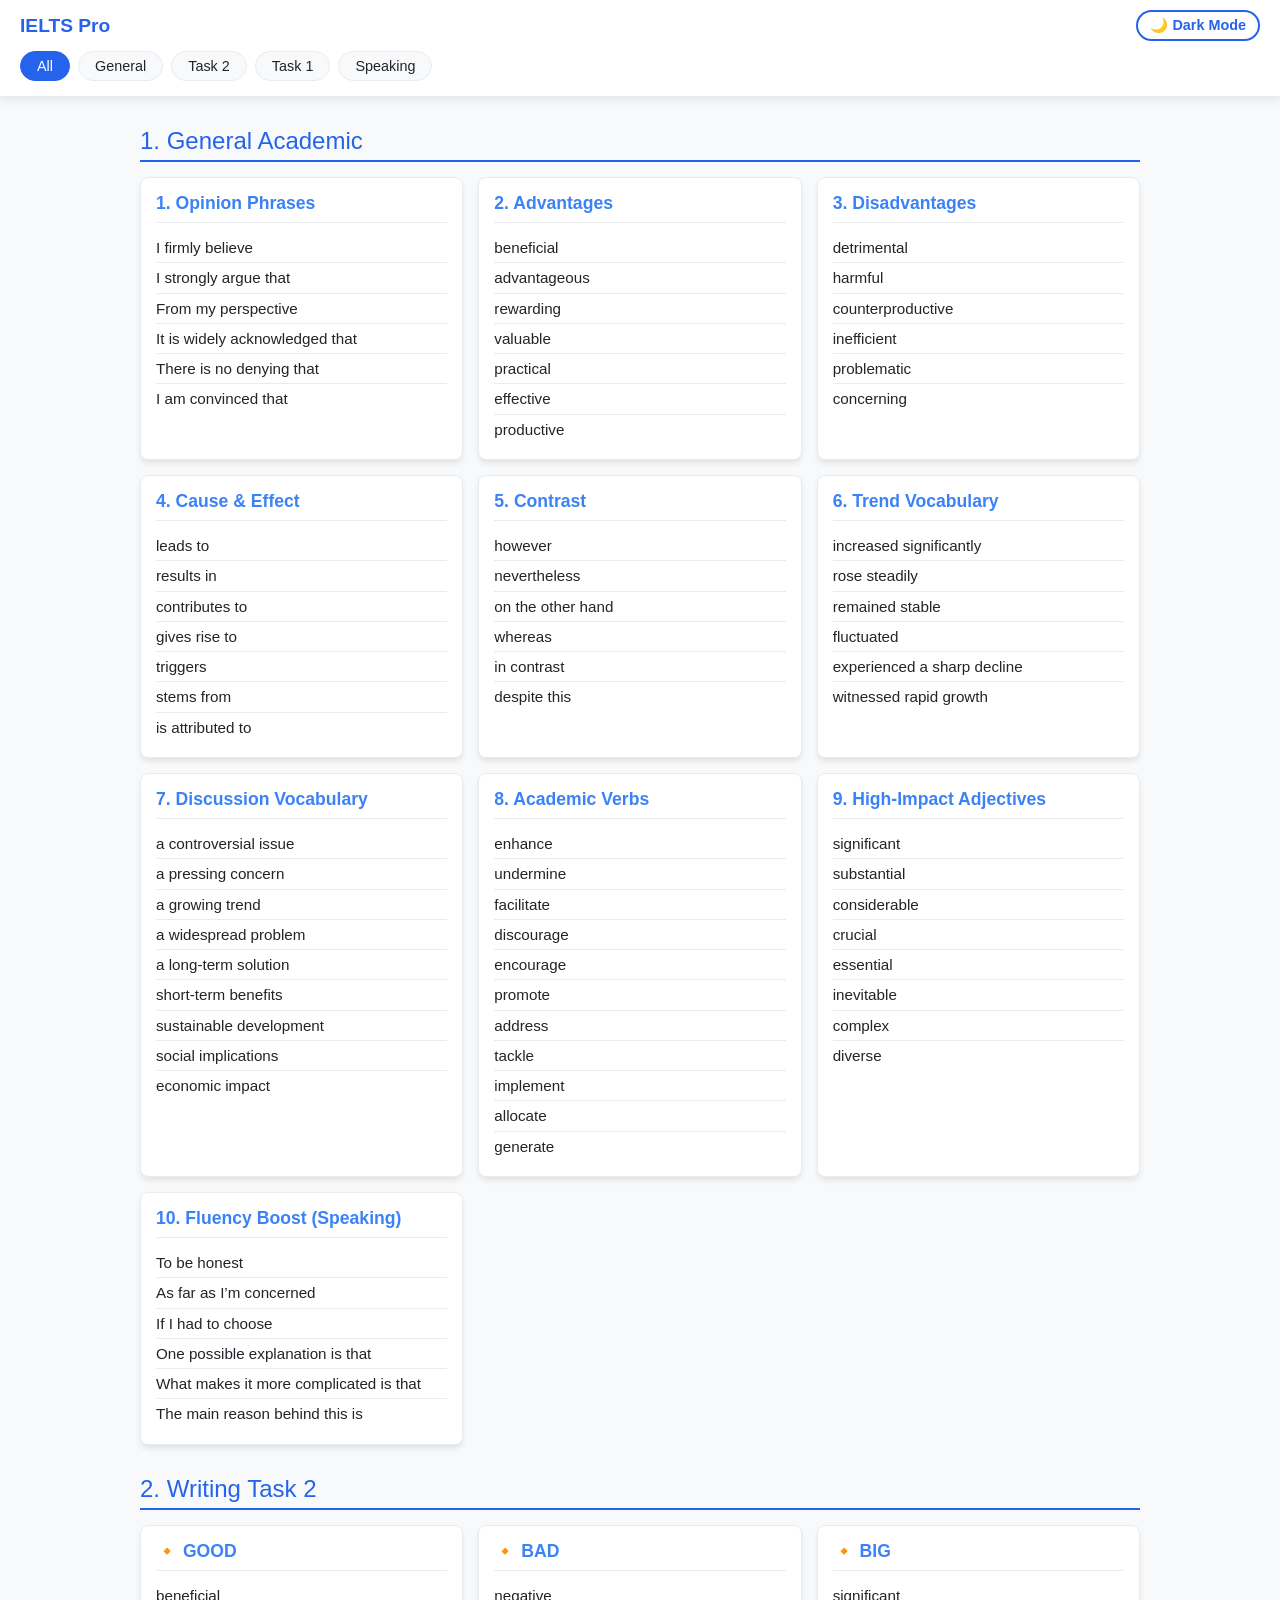
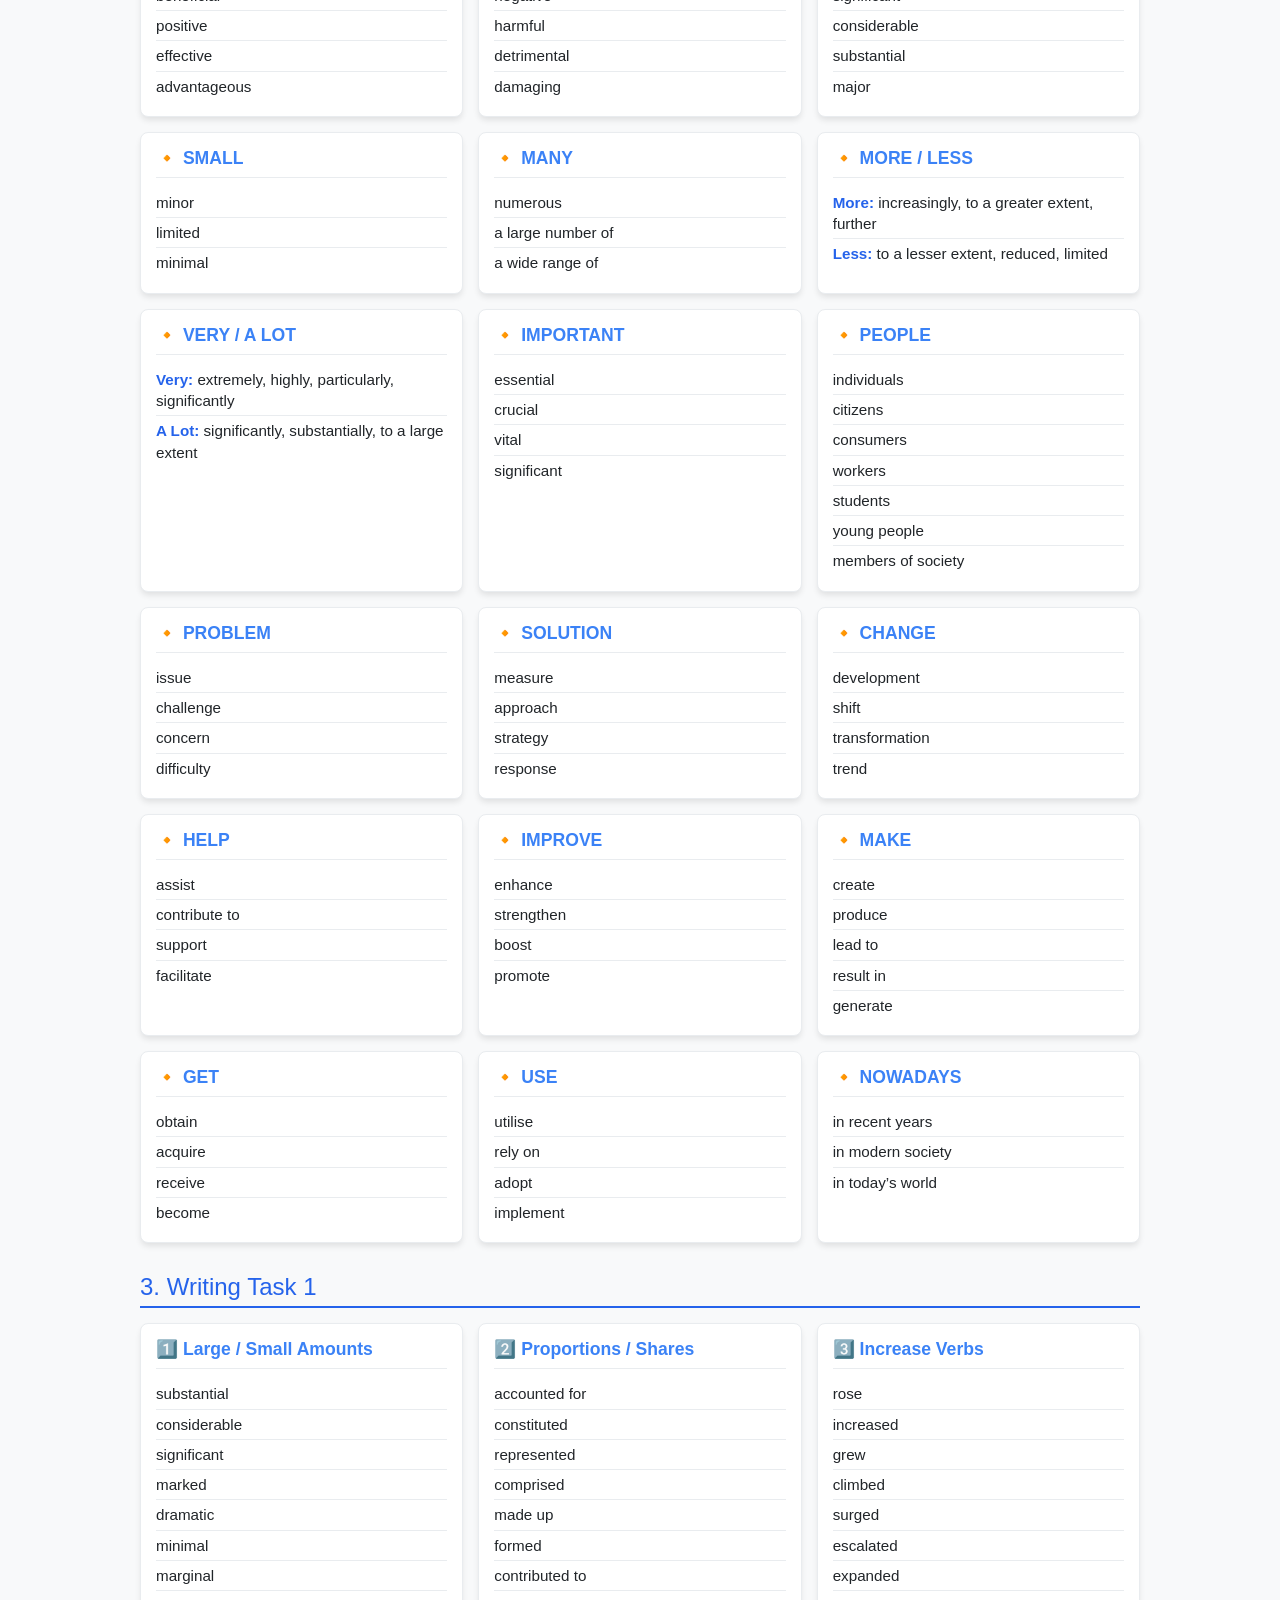
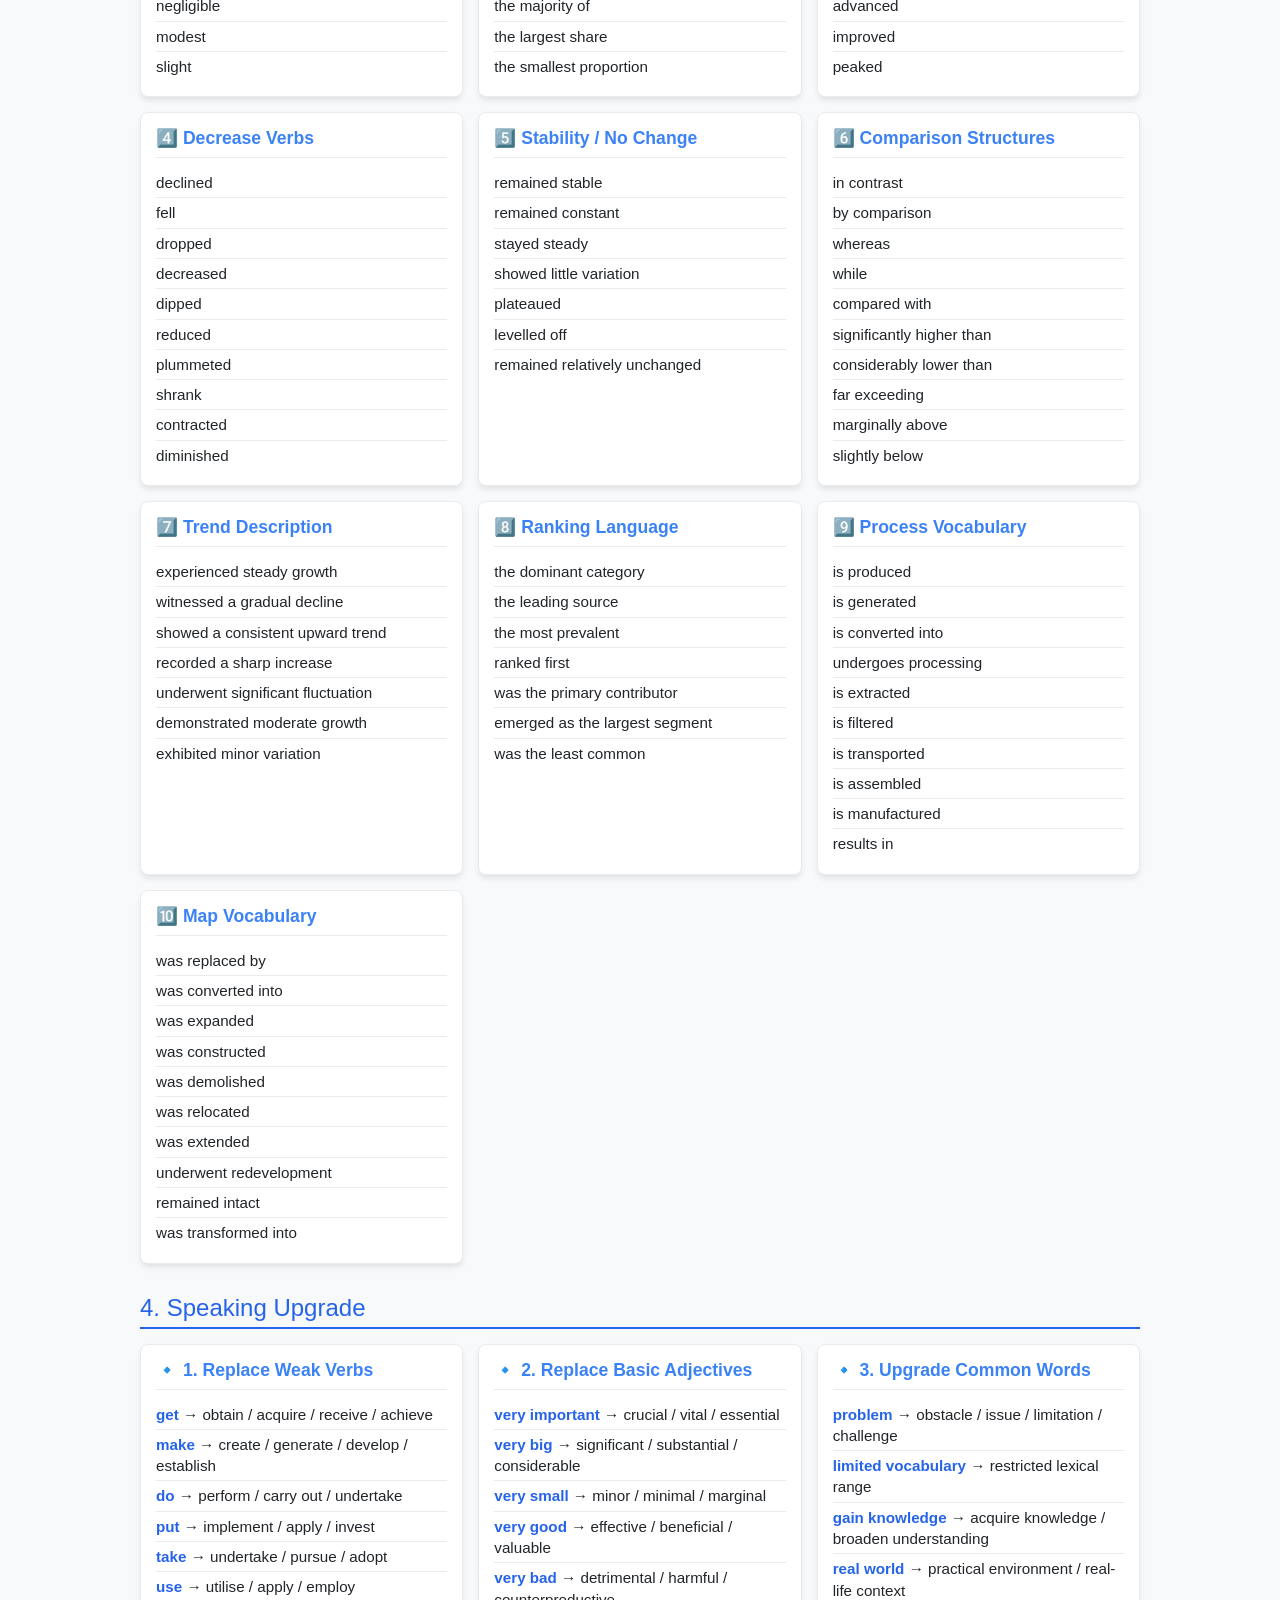
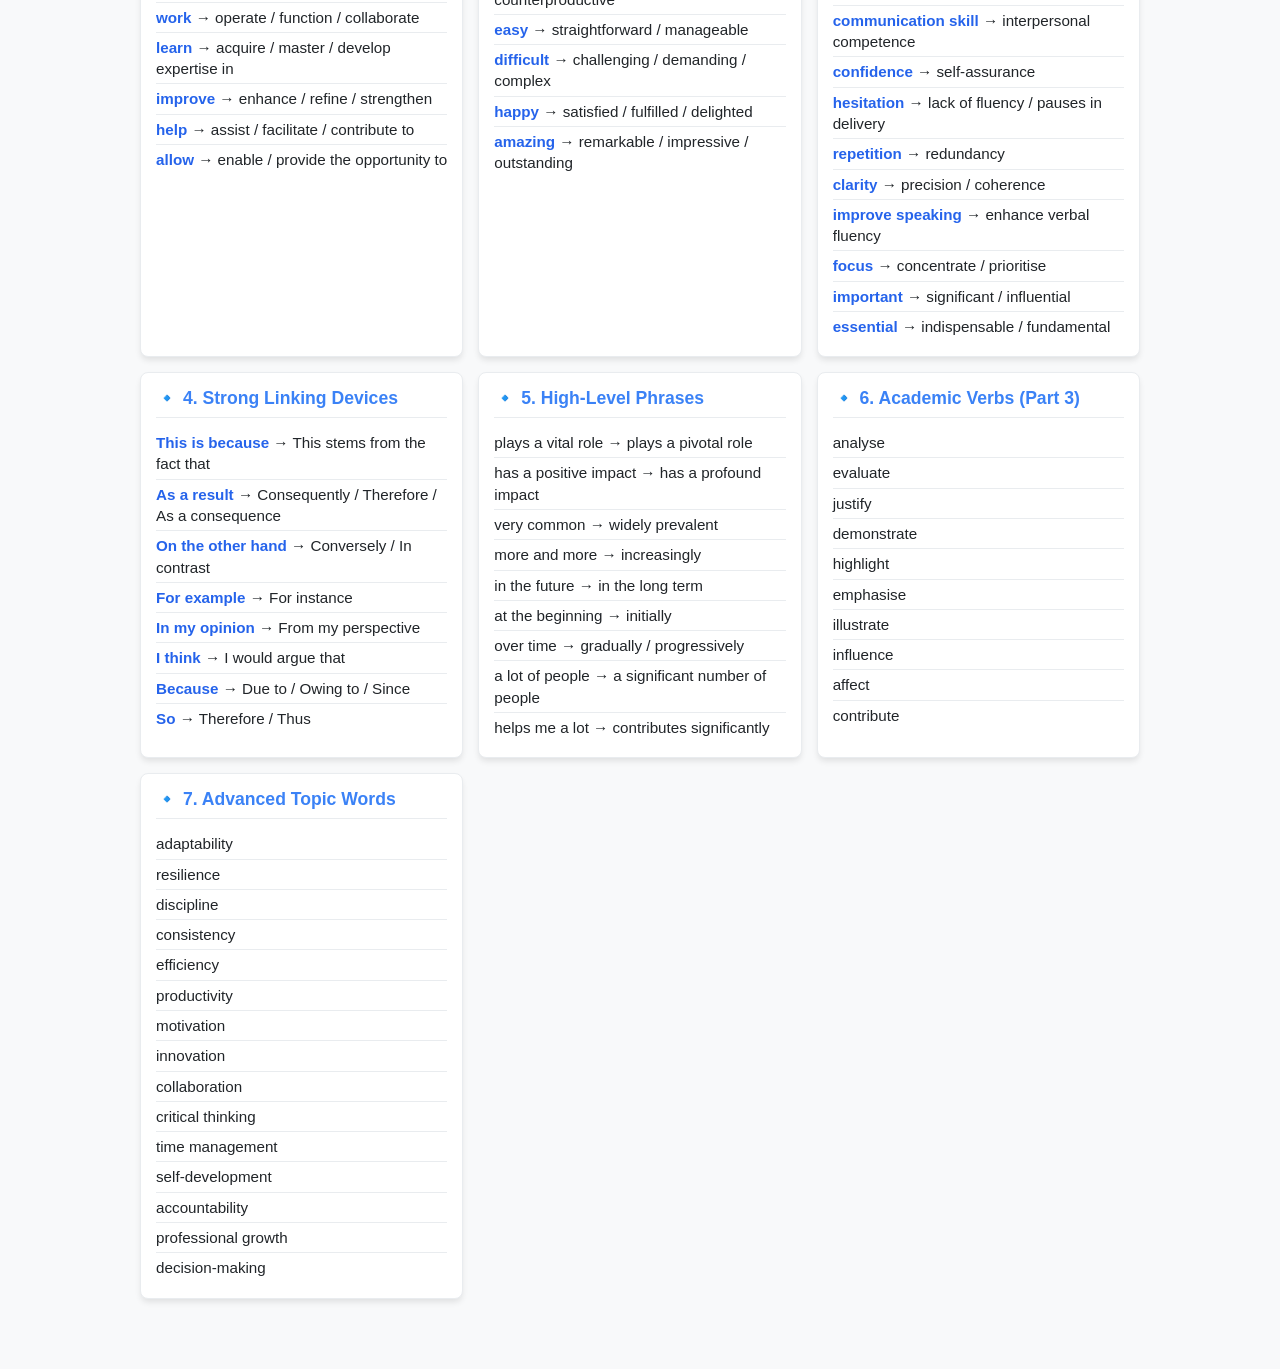
<file: vocab/index.html>
<!DOCTYPE html>
<html lang="en">
<head>
    <meta charset="UTF-8">
    <meta name="viewport" content="width=device-width, initial-scale=1.0">
    <title>IELTS Ultimate Vocabulary</title>
    <style>
        :root {
            --bg-body: #f8f9fa;
            --text-main: #212529;
            --card-bg: #ffffff;
            --primary: #2563eb;
            --accent: #3b82f6;
            --border: #e9ecef;
            --shadow: 0 4px 6px -1px rgba(0, 0, 0, 0.1);
            --header-bg: #ffffff;
        }

        /* Dark Mode Variables */
        body.dark-mode {
            --bg-body: #0f172a;
            --text-main: #e2e8f0;
            --card-bg: #1e293b;
            --primary: #60a5fa;
            --accent: #3b82f6;
            --border: #334155;
            --shadow: 0 4px 6px -1px rgba(0, 0, 0, 0.5);
            --header-bg: #1e293b;
        }

        body {
            font-family: -apple-system, BlinkMacSystemFont, "Segoe UI", Roboto, Helvetica, Arial, sans-serif;
            background-color: var(--bg-body);
            color: var(--text-main);
            margin: 0;
            padding-bottom: 50px;
            transition: background-color 0.3s, color 0.3s;
        }

        /* --- CONTROL PANEL (Fixed Top) --- */
        .control-panel {
            position: sticky;
            top: 0;
            z-index: 100;
            background-color: var(--header-bg);
            padding: 10px 20px;
            box-shadow: 0 2px 10px rgba(0,0,0,0.1);
            display: flex;
            flex-direction: column;
            gap: 10px;
            border-bottom: 1px solid var(--border);
        }

        .top-row {
            display: flex;
            justify-content: space-between;
            align-items: center;
        }

        h1 { margin: 0; font-size: 1.2rem; color: var(--primary); }

        /* Toggle Switch */
        .theme-toggle {
            background: none;
            border: 2px solid var(--primary);
            color: var(--primary);
            padding: 5px 12px;
            border-radius: 20px;
            cursor: pointer;
            font-weight: 600;
            font-size: 0.9rem;
        }

        /* Filter Buttons */
        .filters {
            display: flex;
            gap: 8px;
            overflow-x: auto;
            padding-bottom: 5px;
            -webkit-overflow-scrolling: touch; /* Smooth scroll on mobile */
        }

        .filter-btn {
            background: var(--bg-body);
            border: 1px solid var(--border);
            color: var(--text-main);
            padding: 6px 16px;
            border-radius: 20px;
            white-space: nowrap;
            cursor: pointer;
            font-size: 0.9rem;
            transition: all 0.2s;
        }

        .filter-btn.active {
            background: var(--primary);
            color: white;
            border-color: var(--primary);
        }

        /* --- CONTENT LAYOUT --- */
        .container {
            max-width: 1000px;
            margin: 20px auto;
            padding: 0 15px;
        }

        .section-header {
            font-size: 1.5rem;
            margin: 30px 0 15px 0;
            padding-bottom: 5px;
            border-bottom: 2px solid var(--primary);
            color: var(--primary);
            display: block; /* Ensure it shows/hides correctly */
        }

        .grid {
            display: grid;
            grid-template-columns: repeat(auto-fill, minmax(300px, 1fr));
            gap: 15px;
        }

        .card {
            background: var(--card-bg);
            border: 1px solid var(--border);
            border-radius: 8px;
            padding: 15px;
            box-shadow: var(--shadow);
            page-break-inside: avoid;
        }

        .card h3 {
            margin-top: 0;
            font-size: 1.1rem;
            color: var(--accent);
            border-bottom: 1px solid var(--border);
            padding-bottom: 8px;
            margin-bottom: 10px;
        }

        ul { margin: 0; padding-left: 0; list-style: none; }
        
        li {
            padding: 4px 0;
            border-bottom: 1px solid var(--border);
            font-size: 0.95rem;
            line-height: 1.4;
        }
        li:last-child { border-bottom: none; }

        strong { color: var(--primary); }

        /* --- UTILITY CLASSES --- */
        .hidden { display: none !important; }

        /* --- PRINT STYLES --- */
        @media print {
            .control-panel { display: none; } /* Hide filters/toggle */
            body { 
                background: white; 
                color: black; 
                padding: 0;
            }
            .container { 
                max-width: 100%; 
                margin: 0; 
                padding: 0;
            }
            .grid {
                display: block;
                column-count: 2;
                column-gap: 20px;
            }
            .card {
                break-inside: avoid;
                box-shadow: none;
                border: 1px solid #ccc;
                margin-bottom: 10px;
            }
            .section-header {
                font-size: 14pt;
                break-after: avoid;
                margin-top: 20px;
                border-bottom: 2px solid black;
            }
            h3 { color: black; font-size: 11pt; }
            li { border-bottom: 1px solid #eee; }
        }
    </style>
</head>
<body>

    <div class="control-panel">
        <div class="top-row">
            <h1>IELTS Pro</h1>
            <button class="theme-toggle" onclick="toggleTheme()">🌙 Dark Mode</button>
        </div>
        <div class="filters">
            <button class="filter-btn active" onclick="filterContent('all')">All</button>
            <button class="filter-btn" onclick="filterContent('general')">General</button>
            <button class="filter-btn" onclick="filterContent('task2')">Task 2</button>
            <button class="filter-btn" onclick="filterContent('task1')">Task 1</button>
            <button class="filter-btn" onclick="filterContent('speaking')">Speaking</button>
        </div>
    </div>

    <div class="container">

        <div id="general-header" class="section-header">1. General Academic</div>
        <div id="general-content" class="grid">
            <div class="card">
                <h3>1. Opinion Phrases</h3>
                <ul>
                    <li>I firmly believe</li>
                    <li>I strongly argue that</li>
                    <li>From my perspective</li>
                    <li>It is widely acknowledged that</li>
                    <li>There is no denying that</li>
                    <li>I am convinced that</li>
                </ul>
            </div>
            <div class="card">
                <h3>2. Advantages</h3>
                <ul>
                    <li>beneficial</li>
                    <li>advantageous</li>
                    <li>rewarding</li>
                    <li>valuable</li>
                    <li>practical</li>
                    <li>effective</li>
                    <li>productive</li>
                </ul>
            </div>
            <div class="card">
                <h3>3. Disadvantages</h3>
                <ul>
                    <li>detrimental</li>
                    <li>harmful</li>
                    <li>counterproductive</li>
                    <li>inefficient</li>
                    <li>problematic</li>
                    <li>concerning</li>
                </ul>
            </div>
            <div class="card">
                <h3>4. Cause & Effect</h3>
                <ul>
                    <li>leads to</li>
                    <li>results in</li>
                    <li>contributes to</li>
                    <li>gives rise to</li>
                    <li>triggers</li>
                    <li>stems from</li>
                    <li>is attributed to</li>
                </ul>
            </div>
            <div class="card">
                <h3>5. Contrast</h3>
                <ul>
                    <li>however</li>
                    <li>nevertheless</li>
                    <li>on the other hand</li>
                    <li>whereas</li>
                    <li>in contrast</li>
                    <li>despite this</li>
                </ul>
            </div>
            <div class="card">
                <h3>6. Trend Vocabulary</h3>
                <ul>
                    <li>increased significantly</li>
                    <li>rose steadily</li>
                    <li>remained stable</li>
                    <li>fluctuated</li>
                    <li>experienced a sharp decline</li>
                    <li>witnessed rapid growth</li>
                </ul>
            </div>
            <div class="card">
                <h3>7. Discussion Vocabulary</h3>
                <ul>
                    <li>a controversial issue</li>
                    <li>a pressing concern</li>
                    <li>a growing trend</li>
                    <li>a widespread problem</li>
                    <li>a long-term solution</li>
                    <li>short-term benefits</li>
                    <li>sustainable development</li>
                    <li>social implications</li>
                    <li>economic impact</li>
                </ul>
            </div>
            <div class="card">
                <h3>8. Academic Verbs</h3>
                <ul>
                    <li>enhance</li>
                    <li>undermine</li>
                    <li>facilitate</li>
                    <li>discourage</li>
                    <li>encourage</li>
                    <li>promote</li>
                    <li>address</li>
                    <li>tackle</li>
                    <li>implement</li>
                    <li>allocate</li>
                    <li>generate</li>
                </ul>
            </div>
            <div class="card">
                <h3>9. High-Impact Adjectives</h3>
                <ul>
                    <li>significant</li>
                    <li>substantial</li>
                    <li>considerable</li>
                    <li>crucial</li>
                    <li>essential</li>
                    <li>inevitable</li>
                    <li>complex</li>
                    <li>diverse</li>
                </ul>
            </div>
            <div class="card">
                <h3>10. Fluency Boost (Speaking)</h3>
                <ul>
                    <li>To be honest</li>
                    <li>As far as I’m concerned</li>
                    <li>If I had to choose</li>
                    <li>One possible explanation is that</li>
                    <li>What makes it more complicated is that</li>
                    <li>The main reason behind this is</li>
                </ul>
            </div>
        </div>

        <div id="task2-header" class="section-header">2. Writing Task 2</div>
        <div id="task2-content" class="grid">
            <div class="card">
                <h3>🔸 GOOD</h3>
                <ul>
                    <li>beneficial</li>
                    <li>positive</li>
                    <li>effective</li>
                    <li>advantageous</li>
                </ul>
            </div>
            <div class="card">
                <h3>🔸 BAD</h3>
                <ul>
                    <li>negative</li>
                    <li>harmful</li>
                    <li>detrimental</li>
                    <li>damaging</li>
                </ul>
            </div>
            <div class="card">
                <h3>🔸 BIG</h3>
                <ul>
                    <li>significant</li>
                    <li>considerable</li>
                    <li>substantial</li>
                    <li>major</li>
                </ul>
            </div>
            <div class="card">
                <h3>🔸 SMALL</h3>
                <ul>
                    <li>minor</li>
                    <li>limited</li>
                    <li>minimal</li>
                </ul>
            </div>
            <div class="card">
                <h3>🔸 MANY</h3>
                <ul>
                    <li>numerous</li>
                    <li>a large number of</li>
                    <li>a wide range of</li>
                </ul>
            </div>
            <div class="card">
                <h3>🔸 MORE / LESS</h3>
                <ul>
                    <li><strong>More:</strong> increasingly, to a greater extent, further</li>
                    <li><strong>Less:</strong> to a lesser extent, reduced, limited</li>
                </ul>
            </div>
            <div class="card">
                <h3>🔸 VERY / A LOT</h3>
                <ul>
                    <li><strong>Very:</strong> extremely, highly, particularly, significantly</li>
                    <li><strong>A Lot:</strong> significantly, substantially, to a large extent</li>
                </ul>
            </div>
            <div class="card">
                <h3>🔸 IMPORTANT</h3>
                <ul>
                    <li>essential</li>
                    <li>crucial</li>
                    <li>vital</li>
                    <li>significant</li>
                </ul>
            </div>
            <div class="card">
                <h3>🔸 PEOPLE</h3>
                <ul>
                    <li>individuals</li>
                    <li>citizens</li>
                    <li>consumers</li>
                    <li>workers</li>
                    <li>students</li>
                    <li>young people</li>
                    <li>members of society</li>
                </ul>
            </div>
            <div class="card">
                <h3>🔸 PROBLEM</h3>
                <ul>
                    <li>issue</li>
                    <li>challenge</li>
                    <li>concern</li>
                    <li>difficulty</li>
                </ul>
            </div>
            <div class="card">
                <h3>🔸 SOLUTION</h3>
                <ul>
                    <li>measure</li>
                    <li>approach</li>
                    <li>strategy</li>
                    <li>response</li>
                </ul>
            </div>
            <div class="card">
                <h3>🔸 CHANGE</h3>
                <ul>
                    <li>development</li>
                    <li>shift</li>
                    <li>transformation</li>
                    <li>trend</li>
                </ul>
            </div>
            <div class="card">
                <h3>🔸 HELP</h3>
                <ul>
                    <li>assist</li>
                    <li>contribute to</li>
                    <li>support</li>
                    <li>facilitate</li>
                </ul>
            </div>
            <div class="card">
                <h3>🔸 IMPROVE</h3>
                <ul>
                    <li>enhance</li>
                    <li>strengthen</li>
                    <li>boost</li>
                    <li>promote</li>
                </ul>
            </div>
            <div class="card">
                <h3>🔸 MAKE</h3>
                <ul>
                    <li>create</li>
                    <li>produce</li>
                    <li>lead to</li>
                    <li>result in</li>
                    <li>generate</li>
                </ul>
            </div>
            <div class="card">
                <h3>🔸 GET</h3>
                <ul>
                    <li>obtain</li>
                    <li>acquire</li>
                    <li>receive</li>
                    <li>become</li>
                </ul>
            </div>
            <div class="card">
                <h3>🔸 USE</h3>
                <ul>
                    <li>utilise</li>
                    <li>rely on</li>
                    <li>adopt</li>
                    <li>implement</li>
                </ul>
            </div>
            <div class="card">
                <h3>🔸 NOWADAYS</h3>
                <ul>
                    <li>in recent years</li>
                    <li>in modern society</li>
                    <li>in today’s world</li>
                </ul>
            </div>
        </div>

        <div id="task1-header" class="section-header">3. Writing Task 1</div>
        <div id="task1-content" class="grid">
            <div class="card">
                <h3>1️⃣ Large / Small Amounts</h3>
                <ul>
                    <li>substantial</li>
                    <li>considerable</li>
                    <li>significant</li>
                    <li>marked</li>
                    <li>dramatic</li>
                    <li>minimal</li>
                    <li>marginal</li>
                    <li>negligible</li>
                    <li>modest</li>
                    <li>slight</li>
                </ul>
            </div>
            <div class="card">
                <h3>2️⃣ Proportions / Shares</h3>
                <ul>
                    <li>accounted for</li>
                    <li>constituted</li>
                    <li>represented</li>
                    <li>comprised</li>
                    <li>made up</li>
                    <li>formed</li>
                    <li>contributed to</li>
                    <li>the majority of</li>
                    <li>the largest share</li>
                    <li>the smallest proportion</li>
                </ul>
            </div>
            <div class="card">
                <h3>3️⃣ Increase Verbs</h3>
                <ul>
                    <li>rose</li>
                    <li>increased</li>
                    <li>grew</li>
                    <li>climbed</li>
                    <li>surged</li>
                    <li>escalated</li>
                    <li>expanded</li>
                    <li>advanced</li>
                    <li>improved</li>
                    <li>peaked</li>
                </ul>
            </div>
            <div class="card">
                <h3>4️⃣ Decrease Verbs</h3>
                <ul>
                    <li>declined</li>
                    <li>fell</li>
                    <li>dropped</li>
                    <li>decreased</li>
                    <li>dipped</li>
                    <li>reduced</li>
                    <li>plummeted</li>
                    <li>shrank</li>
                    <li>contracted</li>
                    <li>diminished</li>
                </ul>
            </div>
            <div class="card">
                <h3>5️⃣ Stability / No Change</h3>
                <ul>
                    <li>remained stable</li>
                    <li>remained constant</li>
                    <li>stayed steady</li>
                    <li>showed little variation</li>
                    <li>plateaued</li>
                    <li>levelled off</li>
                    <li>remained relatively unchanged</li>
                </ul>
            </div>
            <div class="card">
                <h3>6️⃣ Comparison Structures</h3>
                <ul>
                    <li>in contrast</li>
                    <li>by comparison</li>
                    <li>whereas</li>
                    <li>while</li>
                    <li>compared with</li>
                    <li>significantly higher than</li>
                    <li>considerably lower than</li>
                    <li>far exceeding</li>
                    <li>marginally above</li>
                    <li>slightly below</li>
                </ul>
            </div>
            <div class="card">
                <h3>7️⃣ Trend Description</h3>
                <ul>
                    <li>experienced steady growth</li>
                    <li>witnessed a gradual decline</li>
                    <li>showed a consistent upward trend</li>
                    <li>recorded a sharp increase</li>
                    <li>underwent significant fluctuation</li>
                    <li>demonstrated moderate growth</li>
                    <li>exhibited minor variation</li>
                </ul>
            </div>
            <div class="card">
                <h3>8️⃣ Ranking Language</h3>
                <ul>
                    <li>the dominant category</li>
                    <li>the leading source</li>
                    <li>the most prevalent</li>
                    <li>ranked first</li>
                    <li>was the primary contributor</li>
                    <li>emerged as the largest segment</li>
                    <li>was the least common</li>
                </ul>
            </div>
            <div class="card">
                <h3>9️⃣ Process Vocabulary</h3>
                <ul>
                    <li>is produced</li>
                    <li>is generated</li>
                    <li>is converted into</li>
                    <li>undergoes processing</li>
                    <li>is extracted</li>
                    <li>is filtered</li>
                    <li>is transported</li>
                    <li>is assembled</li>
                    <li>is manufactured</li>
                    <li>results in</li>
                </ul>
            </div>
            <div class="card">
                <h3>🔟 Map Vocabulary</h3>
                <ul>
                    <li>was replaced by</li>
                    <li>was converted into</li>
                    <li>was expanded</li>
                    <li>was constructed</li>
                    <li>was demolished</li>
                    <li>was relocated</li>
                    <li>was extended</li>
                    <li>underwent redevelopment</li>
                    <li>remained intact</li>
                    <li>was transformed into</li>
                </ul>
            </div>
        </div>

        <div id="speaking-header" class="section-header">4. Speaking Upgrade</div>
        <div id="speaking-content" class="grid">
            <div class="card">
                <h3>🔹 1. Replace Weak Verbs</h3>
                <ul>
                    <li><strong>get</strong> → obtain / acquire / receive / achieve</li>
                    <li><strong>make</strong> → create / generate / develop / establish</li>
                    <li><strong>do</strong> → perform / carry out / undertake</li>
                    <li><strong>put</strong> → implement / apply / invest</li>
                    <li><strong>take</strong> → undertake / pursue / adopt</li>
                    <li><strong>use</strong> → utilise / apply / employ</li>
                    <li><strong>work</strong> → operate / function / collaborate</li>
                    <li><strong>learn</strong> → acquire / master / develop expertise in</li>
                    <li><strong>improve</strong> → enhance / refine / strengthen</li>
                    <li><strong>help</strong> → assist / facilitate / contribute to</li>
                    <li><strong>allow</strong> → enable / provide the opportunity to</li>
                </ul>
            </div>
            <div class="card">
                <h3>🔹 2. Replace Basic Adjectives</h3>
                <ul>
                    <li><strong>very important</strong> → crucial / vital / essential</li>
                    <li><strong>very big</strong> → significant / substantial / considerable</li>
                    <li><strong>very small</strong> → minor / minimal / marginal</li>
                    <li><strong>very good</strong> → effective / beneficial / valuable</li>
                    <li><strong>very bad</strong> → detrimental / harmful / counterproductive</li>
                    <li><strong>easy</strong> → straightforward / manageable</li>
                    <li><strong>difficult</strong> → challenging / demanding / complex</li>
                    <li><strong>happy</strong> → satisfied / fulfilled / delighted</li>
                    <li><strong>amazing</strong> → remarkable / impressive / outstanding</li>
                </ul>
            </div>
            <div class="card">
                <h3>🔹 3. Upgrade Common Words</h3>
                <ul>
                    <li><strong>problem</strong> → obstacle / issue / limitation / challenge</li>
                    <li><strong>limited vocabulary</strong> → restricted lexical range</li>
                    <li><strong>gain knowledge</strong> → acquire knowledge / broaden understanding</li>
                    <li><strong>real world</strong> → practical environment / real-life context</li>
                    <li><strong>communication skill</strong> → interpersonal competence</li>
                    <li><strong>confidence</strong> → self-assurance</li>
                    <li><strong>hesitation</strong> → lack of fluency / pauses in delivery</li>
                    <li><strong>repetition</strong> → redundancy</li>
                    <li><strong>clarity</strong> → precision / coherence</li>
                    <li><strong>improve speaking</strong> → enhance verbal fluency</li>
                    <li><strong>focus</strong> → concentrate / prioritise</li>
                    <li><strong>important</strong> → significant / influential</li>
                    <li><strong>essential</strong> → indispensable / fundamental</li>
                </ul>
            </div>
            <div class="card">
                <h3>🔹 4. Strong Linking Devices</h3>
                <ul>
                    <li><strong>This is because</strong> → This stems from the fact that</li>
                    <li><strong>As a result</strong> → Consequently / Therefore / As a consequence</li>
                    <li><strong>On the other hand</strong> → Conversely / In contrast</li>
                    <li><strong>For example</strong> → For instance</li>
                    <li><strong>In my opinion</strong> → From my perspective</li>
                    <li><strong>I think</strong> → I would argue that</li>
                    <li><strong>Because</strong> → Due to / Owing to / Since</li>
                    <li><strong>So</strong> → Therefore / Thus</li>
                </ul>
            </div>
            <div class="card">
                <h3>🔹 5. High-Level Phrases</h3>
                <ul>
                    <li>plays a vital role → plays a pivotal role</li>
                    <li>has a positive impact → has a profound impact</li>
                    <li>very common → widely prevalent</li>
                    <li>more and more → increasingly</li>
                    <li>in the future → in the long term</li>
                    <li>at the beginning → initially</li>
                    <li>over time → gradually / progressively</li>
                    <li>a lot of people → a significant number of people</li>
                    <li>helps me a lot → contributes significantly</li>
                </ul>
            </div>
            <div class="card">
                <h3>🔹 6. Academic Verbs (Part 3)</h3>
                <ul>
                    <li>analyse</li>
                    <li>evaluate</li>
                    <li>justify</li>
                    <li>demonstrate</li>
                    <li>highlight</li>
                    <li>emphasise</li>
                    <li>illustrate</li>
                    <li>influence</li>
                    <li>affect</li>
                    <li>contribute</li>
                </ul>
            </div>
            <div class="card">
                <h3>🔹 7. Advanced Topic Words</h3>
                <ul>
                    <li>adaptability</li>
                    <li>resilience</li>
                    <li>discipline</li>
                    <li>consistency</li>
                    <li>efficiency</li>
                    <li>productivity</li>
                    <li>motivation</li>
                    <li>innovation</li>
                    <li>collaboration</li>
                    <li>critical thinking</li>
                    <li>time management</li>
                    <li>self-development</li>
                    <li>accountability</li>
                    <li>professional growth</li>
                    <li>decision-making</li>
                </ul>
            </div>
        </div>

    </div>

    <script>
        function toggleTheme() {
            const body = document.body;
            body.classList.toggle('dark-mode');
            
            const btn = document.querySelector('.theme-toggle');
            if (body.classList.contains('dark-mode')) {
                btn.textContent = '☀️ Light Mode';
            } else {
                btn.textContent = '🌙 Dark Mode';
            }
        }

        function filterContent(category) {
            // Highlight active button
            const buttons = document.querySelectorAll('.filter-btn');
            buttons.forEach(btn => btn.classList.remove('active'));
            event.target.classList.add('active');

            // Sections
            const sections = ['general', 'task2', 'task1', 'speaking'];

            if (category === 'all') {
                sections.forEach(sec => {
                    document.getElementById(sec + '-header').classList.remove('hidden');
                    document.getElementById(sec + '-content').classList.remove('hidden');
                });
            } else {
                sections.forEach(sec => {
                    if (sec === category) {
                        document.getElementById(sec + '-header').classList.remove('hidden');
                        document.getElementById(sec + '-content').classList.remove('hidden');
                    } else {
                        document.getElementById(sec + '-header').classList.add('hidden');
                        document.getElementById(sec + '-content').classList.add('hidden');
                    }
                });
            }
        }
    </script>
</body>
</html>
</file>
